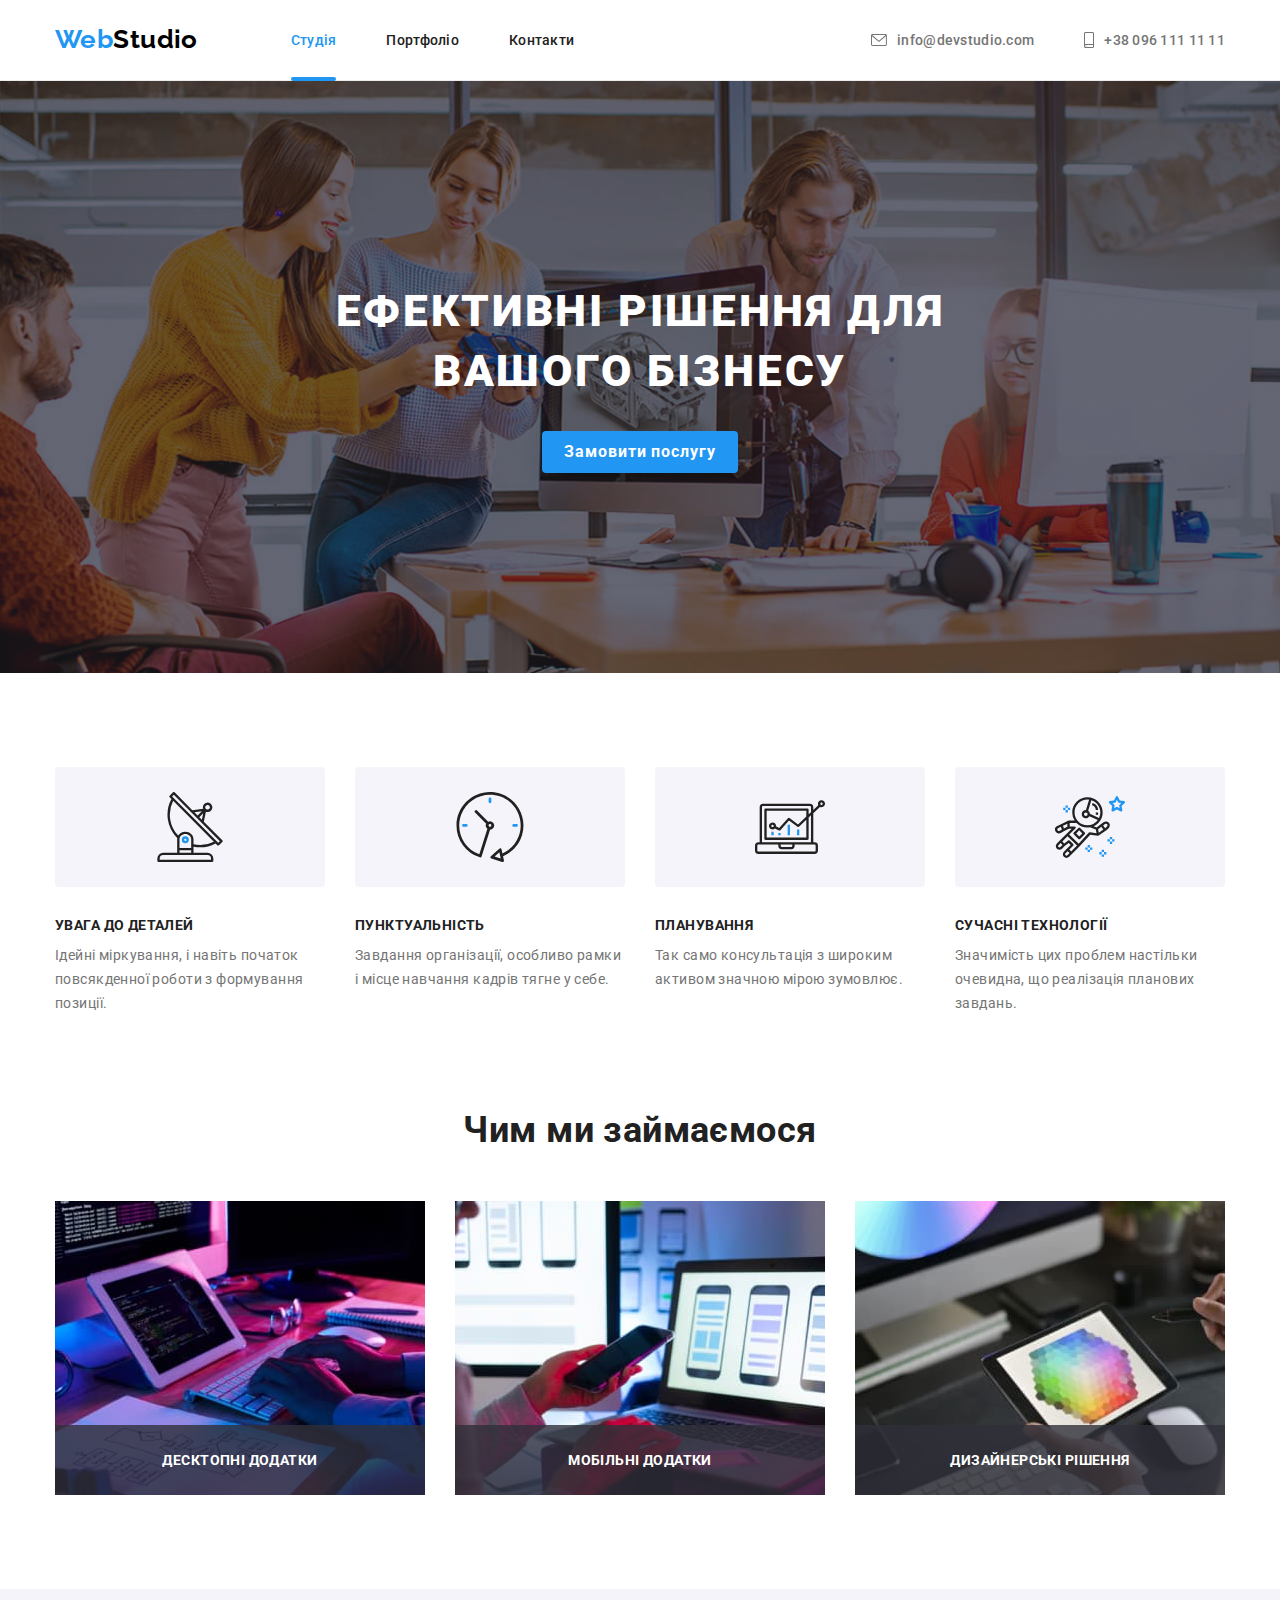
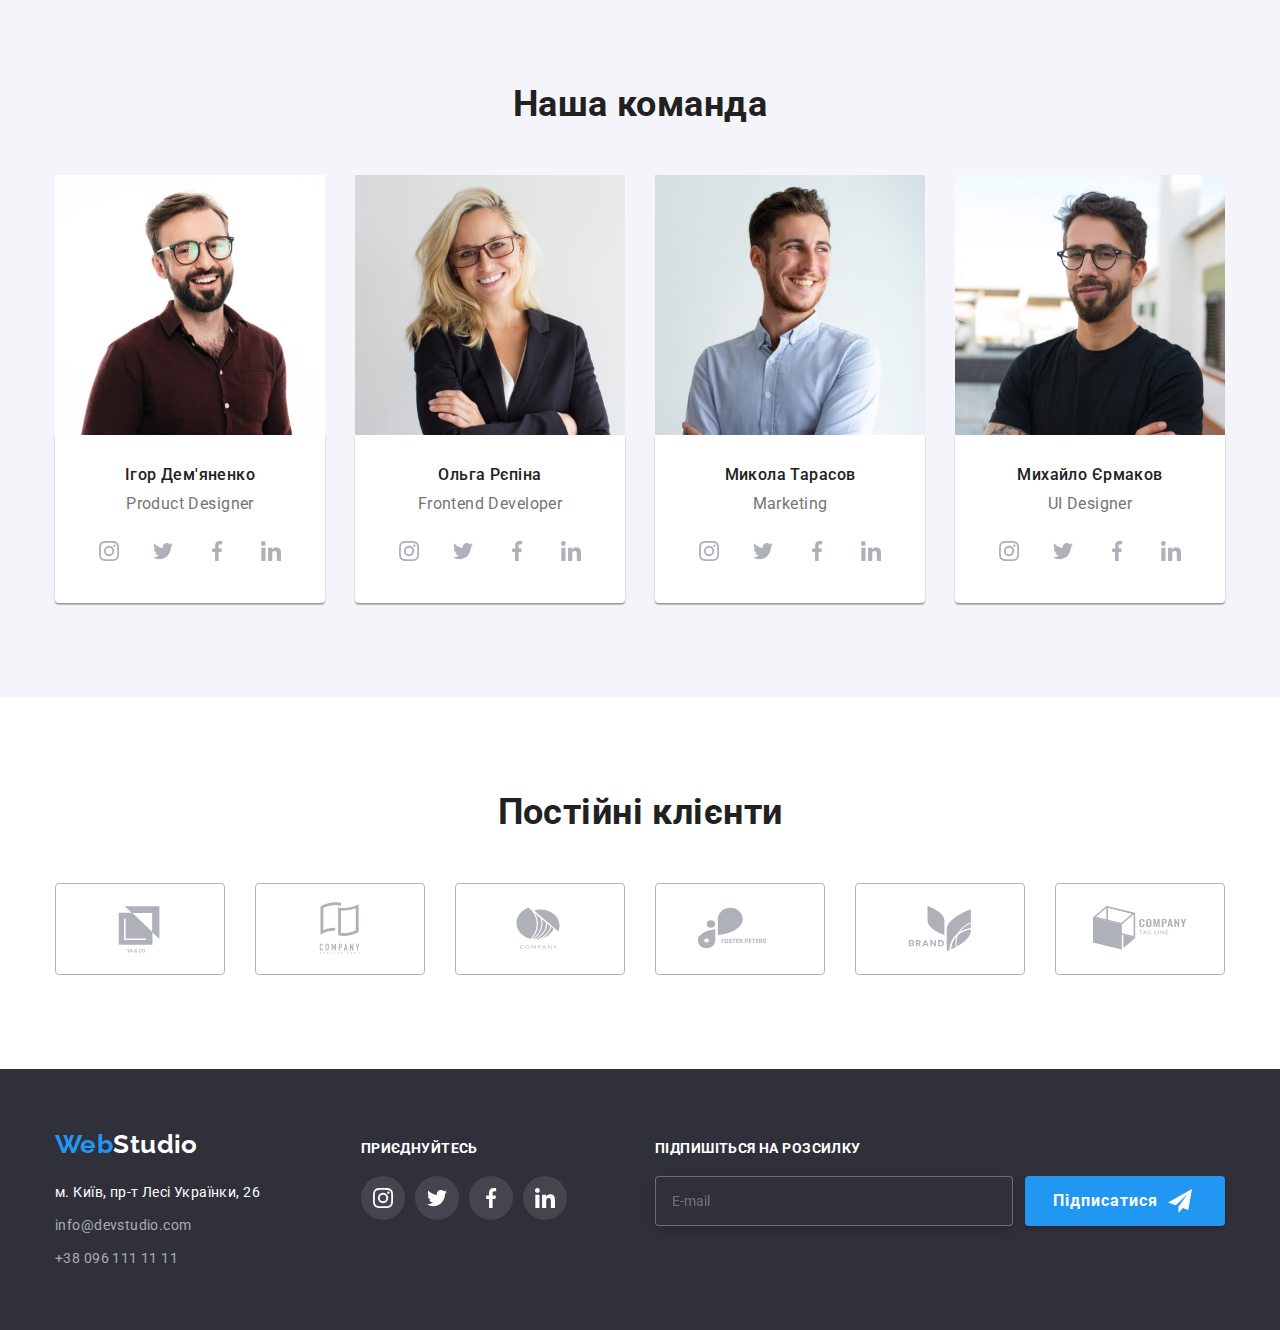
<file: index.html>
<!DOCTYPE html>
<html lang="uk">
  <head>
    <meta charset="UTF-8" />
    <meta http-equiv="X-UA-Compatible" content="IE=edge" />
    <meta name="viewport" content="width=device-width, initial-scale=1.0" />
    <title>WebStudio</title>
    <link rel="preconnect" href="https://fonts.googleapis.com" />
    <link rel="preconnect" href="https://fonts.gstatic.com" crossorigin />
    <link href="https://fonts.googleapis.com/css2?family=Raleway:wght@700&family=Roboto:wght@400;500;700;900&display=swap" rel="stylesheet" />
    <link rel="stylesheet" href="./CSS/main.min.css" />
  </head>

  <body class="page">
    <header class="header">
      <div class="container header-container">
        <a class="logo header-logo-link" href="./index.html" lang="en"><span class="logo-part">Web</span>Studio</a>
        <nav class="navigation">
          <ul class="list nav-list">
            <li class="nav-item">
              <a class="link header-link current" href="./index.html">Студія</a>
            </li>
            <li class="nav-item">
              <a class="link header-link" href="./partfolio.html">Портфоліо</a>
            </li>
            <li class="nav-item"><a class="link header-link" href="#">Контакти</a></li>
          </ul>
        </nav>

        <ul class="list nav-list">
          <li class="nav-contact">
            <a class="link header-link" href="mailto:info@devstudio.com">
              <svg class="contacts-icon" width="16" height="12">
                <use href="./images/icons.svg#mail"></use>
              </svg>
              info@devstudio.com</a
            >
          </li>
          <li class="nav-contact">
            <a class="link header-link" href="tel:+380961111111">
              <svg class="contacts-icon" width="10" height="16">
                <use href="./images/icons.svg#smartphone"></use>
              </svg>
              +38 096 111 11 11</a
            >
          </li>
        </ul>
      </div>
    </header>

    <main>
      <section class="hero">
        <div class="container">
          <h1 class="hero__title">Ефективні рішення для вашого бізнесу</h1>
          <button class="hero__btn" type="button" data-modal-open>Замовити послугу</button>
        </div>
      </section>

      <section class="feature section">
        <div class="container">
          <h2 class="feature__headline visually-hidden">Особливості</h2>
          <ul class="list feature__list">
            <li class="feature__item">
              <div class="feature__item-img">
                <svg class="feature__item-icon" width="70" height="70">
                  <use href="./images/icons.svg#antenna"></use>
                </svg>
              </div>
              <h3 class="feature__title">Увага до деталей</h3>
              <p class="feature__text">Ідейні міркування, і навіть початок повсякденної роботи з формування позиції.</p>
            </li>
            <li class="feature-item">
              <div class="feature__item-img">
                <svg class="feature__item-icon" width="70" height="70">
                  <use href="./images/icons.svg#clock"></use>
                </svg>
              </div>
              <h3 class="feature__title">Пунктуальність</h3>
              <p class="feature__text">Завдання організації, особливо рамки і місце навчання кадрів тягне у себе.</p>
            </li>
            <li class="feature-item">
              <div class="feature__item-img">
                <svg class="feature__item-icon" width="70" height="70">
                  <use href="./images/icons.svg#diagram"></use>
                </svg>
              </div>
              <h3 class="feature__title">Планування</h3>
              <p class="feature__text">Так само консультація з широким активом значною мірою зумовлює.</p>
            </li>
            <li class="feature-item">
              <div class="feature__item-img">
                <svg class="feature__item-icon" width="70" height="70">
                  <use href="./images/icons.svg#astronaut"></use>
                </svg>
              </div>
              <h3 class="feature__title">Сучасні технології</h3>
              <p class="feature__text">Значимість цих проблем настільки очевидна, що реалізація планових завдань.</p>
            </li>
          </ul>
        </div>
      </section>

      <section class="outer section">
        <div class="container">
          <h2 class="outer__title">Чим ми займаємося</h2>
          <ul class="list outer__list card-set">
            <li class="outer__item card-set-item">
              <img src="./images/feature/coding.jpg" alt="learning to write code" width="370" />
              <p class="outer__text">Десктопні додатки</p>
            </li>
            <li class="outer__item card-set-item">
              <img src="./images/feature/adaptation.jpg" alt="learn how to configure the code on different devices" width="370" />
              <p class="outer__text">Мобільні додатки</p>
            </li>
            <li class="outer__item card-set-item">
              <img src="./images/feature/color_choice.jpg " alt="learn how to design a page" width="370" />
              <p class="outer__text">Дизайнерські рішення</p>
            </li>
          </ul>
        </div>
      </section>

      <section class="team section">
        <div class="container">
          <h2 class="team-title">Наша команда</h2>
          <ul class="list team-list card-set">
            <li class="team-item card-set-item">
              <img class="team-img" src="./images/team/igor_demianchenko.jpg" alt="Product Designer" width="270" />
              <div class="team-box">
                <h3 class="team-name">Ігор Дем'яненко</h3>
                <p class="team-text" lang="en">Product Designer</p>
                <ul class="socials list">
                  <li class="socials-item">
                    <a class="socials-link link" href="https://instagram.com" aria-label="instagram" target="_blank" rel="noopener noreferrer">
                      <svg class="socials-icon" width="20" height="20">
                        <use href="./images/icons.svg#instagram"></use>
                      </svg>
                    </a>
                  </li>
                  <li class="socials-item">
                    <a class="socials-link link" href="https://twitter.com" aria-label="Twitter" target="_blank" rel="noopener noreferrer">
                      <svg class="socials-icon" width="20" height="20">
                        <use href="./images/icons.svg#twitter"></use>
                      </svg>
                    </a>
                  </li>
                  <li class="socials-item">
                    <a class="socials-link link" href="https://facebook.com" aria-label="facebook" target="_blank" rel="noopener noreferrer">
                      <svg class="socials-icon" width="20" height="20">
                        <use href="./images/icons.svg#facebook"></use>
                      </svg>
                    </a>
                  </li>
                  <li class="socials-item">
                    <a class="socials-link link" href="https://linkedin.com" aria-label="linkedin" target="_blank" rel="noopener noreferrer">
                      <svg class="socials-icon" width="20" height="20">
                        <use href="./images/icons.svg#linkedin"></use>
                      </svg>
                    </a>
                  </li>
                </ul>
              </div>
            </li>
            <li class="team-item card-set-item">
              <img class="team-img" src="./images/team/olga_repina.jpg" alt="Frontend Developer" width="270" />
              <div class="team-box">
                <h3 class="team-name">Ольга Рєпіна</h3>
                <p class="team-text" lang="en">Frontend Developer</p>
                <ul class="socials list">
                  <li class="socials-item">
                    <a class="socials-link link" href="https://instagram.com" aria-label="instagram" target="_blank" rel="noopener noreferrer">
                      <svg class="socials-icon" width="20" height="20">
                        <use href="./images/icons.svg#instagram"></use>
                      </svg>
                    </a>
                  </li>
                  <li class="socials-item">
                    <a class="socials-link link" href="https://twitter.com" aria-label="Twitter" target="_blank" rel="noopener noreferrer">
                      <svg class="socials-icon" width="20" height="20">
                        <use href="./images/icons.svg#twitter"></use>
                      </svg>
                    </a>
                  </li>
                  <li class="socials-item">
                    <a class="socials-link link" href="https://facebook.com" aria-label="facebook" target="_blank" rel="noopener noreferrer">
                      <svg class="socials-icon" width="20" height="20">
                        <use href="./images/icons.svg#facebook"></use>
                      </svg>
                    </a>
                  </li>
                  <li class="socials-item">
                    <a class="socials-link link" href="https://linkedin.com" aria-label="linkedin" target="_blank" rel="noopener noreferrer">
                      <svg class="socials-icon" width="20" height="20">
                        <use href="./images/icons.svg#linkedin"></use>
                      </svg>
                    </a>
                  </li>
                </ul>
              </div>
            </li>
            <li class="team-item card-set-item">
              <img class="team-img" src="./images/team/mikola_tarasov.jpg" alt="Marketing" width="270" />
              <div class="team-box">
                <h3 class="team-name">Микола Тарасов</h3>
                <p class="team-text" lang="en">Marketing</p>
                <ul class="socials list">
                  <li class="socials-item">
                    <a class="socials-link link" href="https://instagram.com" aria-label="instagram" target="_blank" rel="noopener noreferrer">
                      <svg class="socials-icon" width="20" height="20">
                        <use href="./images/icons.svg#instagram"></use>
                      </svg>
                    </a>
                  </li>
                  <li class="socials-item">
                    <a class="socials-link link" href="https://twitter.com" aria-label="Twitter" target="_blank" rel="noopener noreferrer">
                      <svg class="socials-icon" width="20" height="20">
                        <use href="./images/icons.svg#twitter"></use>
                      </svg>
                    </a>
                  </li>
                  <li class="socials-item">
                    <a class="socials-link link" href="https://facebook.com" aria-label="facebook" target="_blank" rel="noopener noreferrer">
                      <svg class="socials-icon" width="20" height="20">
                        <use href="./images/icons.svg#facebook"></use>
                      </svg>
                    </a>
                  </li>
                  <li class="socials-item">
                    <a class="socials-link link" href="https://linkedin.com" aria-label="linkedin" target="_blank" rel="noopener noreferrer">
                      <svg class="socials-icon" width="20" height="20">
                        <use href="./images/icons.svg#linkedin"></use>
                      </svg>
                    </a>
                  </li>
                </ul>
              </div>
            </li>
            <li class="team-item card-set-item">
              <img class="team-img" src="./images/team/mihailo_ermakov.jpg" alt="UI Designer" width="270" />
              <div class="team-box">
                <h3 class="team-name">Михайло Єрмаков</h3>
                <p class="team-text" lang="en">UI Designer</p>
                <ul class="socials list">
                  <li class="socials-item">
                    <a class="socials-link link" href="https://instagram.com" aria-label="instagram" target="_blank" rel="noopener noreferrer">
                      <svg class="socials-icon" width="20" height="20">
                        <use href="./images/icons.svg#instagram"></use>
                      </svg>
                    </a>
                  </li>
                  <li class="socials-item">
                    <a class="socials-link link" href="https://twitter.com" aria-label="Twitter" target="_blank" rel="noopener noreferrer">
                      <svg class="socials-icon" width="20" height="20">
                        <use href="./images/icons.svg#twitter"></use>
                      </svg>
                    </a>
                  </li>
                  <li class="socials-item">
                    <a class="socials-link link" href="https://facebook.com" aria-label="facebook" target="_blank" rel="noopener noreferrer">
                      <svg class="socials-icon" width="20" height="20">
                        <use href="./images/icons.svg#facebook"></use>
                      </svg>
                    </a>
                  </li>
                  <li class="socials-item">
                    <a class="socials-link link" href="https://linkedin.com" aria-label="linkedin" target="_blank" rel="noopener noreferrer">
                      <svg class="socials-icon" width="20" height="20">
                        <use href="./images/icons.svg#linkedin"></use>
                      </svg>
                    </a>
                  </li>
                </ul>
              </div>
            </li>
          </ul>
        </div>
      </section>

      <section class="section">
        <div class="container">
          <h2 class="client-title">Постійні клієнти</h2>
          <ul class="list client-list card-set">
            <li class="client-item card-set-item">
              <a class="client-link link" href="#">
                <svg class="client-icon" width="106" height="60">
                  <use href="./images/icons.svg#logo-1"></use>
                </svg>
              </a>
            </li>
            <li class="client-item card-set-item">
              <a class="client-link link" href="#"
                ><svg class="client-icon" width="106" height="60">
                  <use href="./images/icons.svg#logo-2"></use>
                </svg>
              </a>
            </li>
            <li class="client-item card-set-item">
              <a class="client-link link" href="#"
                ><svg class="client-icon" width="106" height="60">
                  <use href="./images/icons.svg#logo-3"></use>
                </svg>
              </a>
            </li>
            <li class="client-item card-set-item">
              <a class="client-link link" href="#"
                ><svg class="client-icon" width="106" height="60">
                  <use href="./images/icons.svg#logo-4"></use>
                </svg>
              </a>
            </li>
            <li class="client-item card-set-item">
              <a class="client-link link" href="#"
                ><svg class="client-icon" width="106" height="60">
                  <use href="./images/icons.svg#logo-5"></use>
                </svg>
              </a>
            </li>
            <li class="client-item card-set-item">
              <a class="client-link link" href="#"
                ><svg class="client-icon" width="106" height="60">
                  <use href="./images/icons.svg#logo-6"></use>
                </svg>
              </a>
            </li>
          </ul>
        </div>
      </section>
    </main>
    <footer class="footer">
      <div class="container footer-flex">
        <div>
          <a class="logo footer-logo" href="./index.html" lang="en"><span class="logo-part">Web</span><span class="footer-logo-part">Studio</span></a>

          <address class="footer-contact">
            <p class="footer-text">м. Київ, пр-т Лесі Українки, 26</p>
            <ul class="list footer-list">
              <li class="footer-item">
                <a class="link" href="mailto:info@devstudio.com">info@devstudio.com</a>
              </li>
              <li class="footer-item">
                <a class="link" href="tel:+380961111111">+38 096 111 11 11</a>
              </li>
            </ul>
          </address>
        </div>

        <div class="footer-container">
          <p class="footer-socials-text">Приєднуйтесь</p>
          <ul class="list footer-socials-list">
            <li class="footer-socials-item">
              <a class="footer-socials-link" href="https://instagram.com" aria-label="instagram" target="_blank" rel="noopener noreferrer">
                <svg class="footer-socials-icon" width="20" height="20">
                  <use href="./images/icons.svg#instagram"></use>
                </svg>
              </a>
            </li>
            <li class="footer-socials-item">
              <a class="footer-socials-link" href="https://twitter.com" aria-label="Twitter" target="_blank" rel="noopener noreferrer">
                <svg class="footer-socials-icon" width="20" height="20">
                  <use href="./images/icons.svg#twitter"></use>
                </svg>
              </a>
            </li>
            <li class="footer-socials-item">
              <a class="footer-socials-link" href="https://facebook.com" aria-label="facebook" target="_blank" rel="noopener noreferrer">
                <svg class="footer-socials-icon" width="20" height="20">
                  <use href="./images/icons.svg#facebook"></use>
                </svg>
              </a>
            </li>
            <li class="footer-socials-item">
              <a class="footer-socials-link" href="https://linkedin.com" aria-label="linkedin" target="_blank" rel="noopener noreferrer">
                <svg class="footer-socials-icon" width="20" height="20">
                  <use href="./images/icons.svg#linkedin"></use>
                </svg>
              </a>
            </li>
          </ul>
        </div>

        <div class="footer-container">
          <p class="footer-mailing-text">Підпишіться на розсилку</p>
          <form class="footeer-mailing-contener">
            <label class="footer-label">
              <input class="footer-mailing-form" type="email" name="mail" placeholder="E-mail" />
            </label>
            <button class="footer-mailing-btn" type="submit">
              Підписатися
              <svg class="footer-mailing-svg" width="24" height="24">
                <use href="./images/icons.svg#mail-plane"></use>
              </svg>
            </button>
          </form>
        </div>
      </div>
    </footer>
    <div class="backdrop is-hidden" data-modal>
      <div class="modal">
        <button class="modal-btn" type="button" data-modal-close>
          <svg width="18" height="18">
            <use href="./images/icons.svg#close-black"></use>
          </svg>
        </button>
        <form class="register-form" name="register-form">
          <strong class="register-form-title">Залиште свої дані, ми вам передзвонимо</strong>

          <div class="register-form-group" role="group">
            <label class="register-form-field">
              <span class="register-form-text">Ім'я</span>
              <input class="register-form-input" type="text" name="name" />
              <svg class="register-form-icon" width="18" height="18">
                <use href="./images/icons.svg#person"></use>
              </svg>
            </label>

            <label class="register-form-field">
              <span class="register-form-text">Телефон</span>
              <input class="register-form-input" type="tel" name="tel" />
              <svg class="register-form-icon" width="18" height="18">
                <use href="./images/icons.svg#phone"></use>
              </svg>
            </label>

            <label class="register-form-field">
              <span class="register-form-text">Пошта</span>
              <input class="register-form-input" type="email" name="email" />
              <svg class="register-form-icon" width="18" height="18">
                <use href="./images/icons.svg#email"></use>
              </svg>
            </label>

            <label class="register-form-field">
              <span class="register-form-text">Коментар</span>
              <textarea class="register-form-massage" name="comment" rows="6" placeholder="Введіть текст"></textarea>
            </label>
          </div>

          <label class="register-form-agreement">
            <input class="register-form-checkbox visually-hidden" type="checkbox" name="checkbox" />
            <svg class="register-form-icons" width="16" height="15">
              <use class="icon-checked" href="./images/icons.svg#check"></use>
              <use class="icon-unchecked" href="./images/icons.svg#uncheck"></use>
            </svg>
            <span class="register-form-mailing">Погоджуюся з розсилкою та приймаю <a class="register-form-contract link" href="#">Умови договору</a></span>
          </label>

          <button class="register-form-btn" type="submit">Відправити</button>
        </form>
      </div>
    </div>

    <script src="./js/modal.js"></script>
  </body>
</html>
</file>
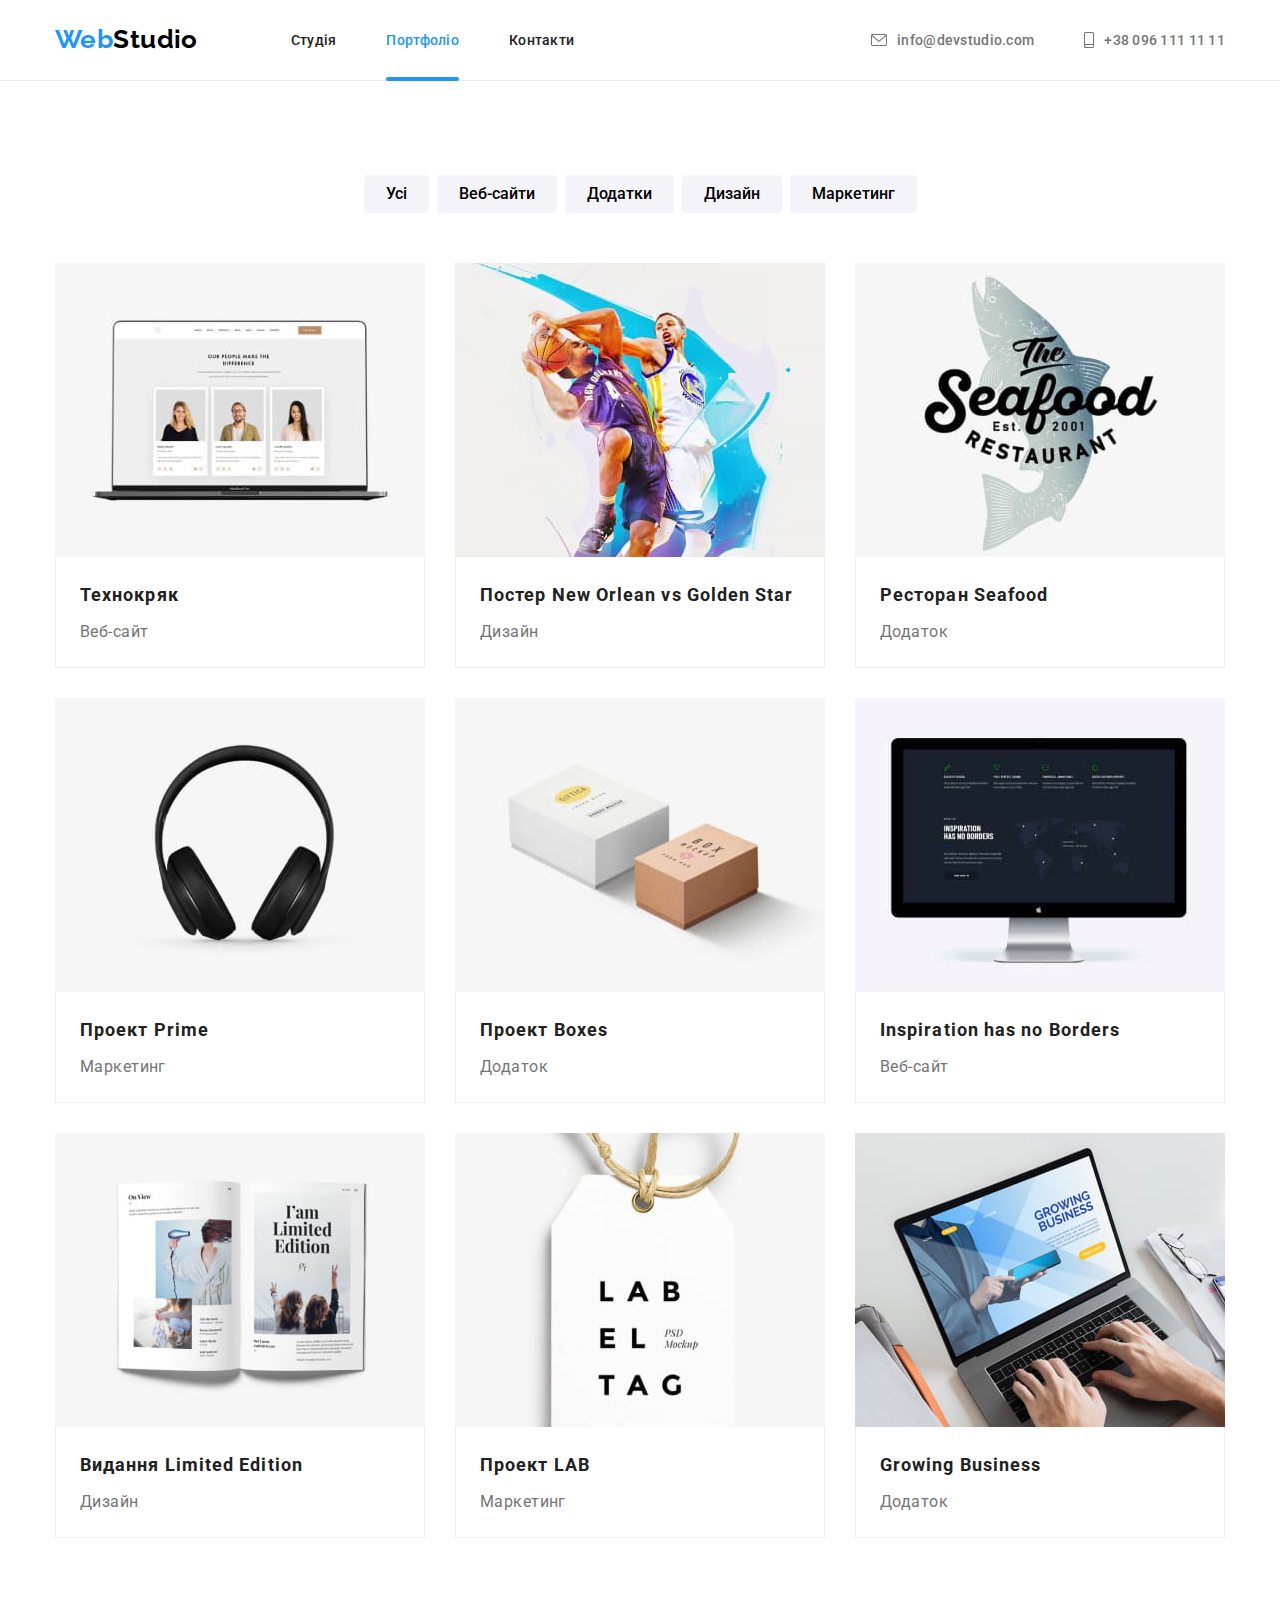
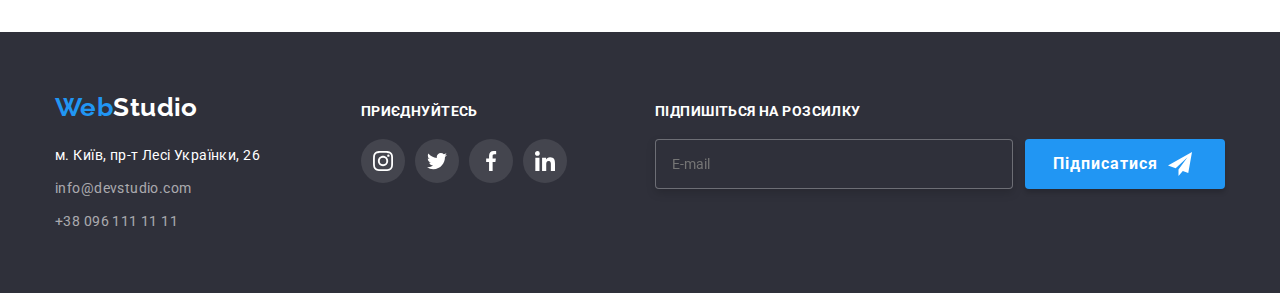
<file: partfolio.html>
<!DOCTYPE html>
<html lang="uk">
  <head>
    <meta charset="UTF-8" />
    <meta http-equiv="X-UA-Compatible" content="IE=edge" />
    <meta name="viewport" content="width=device-width, initial-scale=1.0" />
    <title>WebStudio</title>
    <link rel="preconnect" href="https://fonts.googleapis.com" />
    <link rel="preconnect" href="https://fonts.gstatic.com" crossorigin />
    <link href="https://fonts.googleapis.com/css2?family=Raleway:wght@700&family=Roboto:wght@400;500;700;900&display=swap" rel="stylesheet" />
    <link rel="stylesheet" href="./CSS/main.min.css" />
  </head>
  <body class="page">
    <header class="header">
      <div class="container header-container">
        <a class="logo header-logo-link" href="./index.html" lang="en"><span class="logo-part">Web</span>Studio</a>
        <nav class="navigation">
          <ul class="list nav-list">
            <li class="nav-item"><a class="link header-link" href="./index.html">Студія</a></li>
            <li class="nav-item">
              <a class="link header-link current" href="./partfolio.html">Портфоліо</a>
            </li>
            <li class="nav-item"><a class="link header-link" href="#">Контакти</a></li>
          </ul>
        </nav>

        <ul class="list nav-list">
          <li class="nav-contact">
            <a class="link header-link" href="mailto:info@devstudio.com">
              <svg class="contacts-icon" width="16" height="12">
                <use href="./images/icons.svg#mail"></use></svg>info@devstudio.com</a>
          </li>
          <li class="nav-contact">
            <a class="link header-link" href="tel:+380961111111">
              <svg class="contacts-icon" width="10" height="16">
                <use href="./images/icons.svg#smartphone"></use></svg>+38 096 111 11 11</a>
          </li>
        </ul>
      </div>
    </header>
    <main>
      <section class="section">
        <div class="container">
          <h1 class="visually-hidden">Партфоліо</h1>
          <ul class="list partfolio-filtr">
            <li class="partfolio-filtr-item">
              <button class="partfolio-btn" type="button">Усі</button>
            </li>
            <li class="partfolio-filtr-item">
              <button class="partfolio-btn" type="button">Веб-сайти</button>
            </li>
            <li class="partfolio-filtr-item">
              <button class="partfolio-btn" type="button">Додатки</button>
            </li>
            <li class="partfolio-filtr-item">
              <button class="partfolio-btn" type="button">Дизайн</button>
            </li>
            <li class="partfolio-filtr-item">
              <button class="partfolio-btn" type="button">Маркетинг</button>
            </li>
          </ul>
          <ul class="list partfolio-card-list card-set">
            <li class="partfolio-work card-set-item">
              <a class="link partfolio-box-link" href="#">
                <div class="portfolio-thumb">
                  <img class="partfolio-work-img" src="./images/portfolio/technologies.jpg" alt="Веб-сайт" width="370" />
                  <div class="overlay">
                    <p class="overlay-desc">Технокряк це сучасний майданчик поширення коронарірусу. Компанії використовують цю платформу для цифрового шпигунства та атак на захищені сервери конкурентів.</p>
                  </div>
                </div>
                <div class="partfolio-box">
                  <h2 class="partfolio-work-item">Технокряк</h2>
                  <p class="partfolio-work-text">Веб-сайт</p>
                </div>
              </a>
            </li>
            <li class="partfolio-work card-set-item">
              <a class="link partfolio-box-link" href="#">
                <div class="portfolio-thumb">
                  <img class="partfolio-work-img" src="./images/portfolio/marketing.jpg" alt="Дизайн" width="370" />
                  <div class="overlay">
                    <p class="overlay-desc">Ресурс пропонує комплексні пропозиції з різним рівнем функціоналу та сервісів. Все це дозволить відвідувачу отримати вичерпні відомості про компанію чи приватну особу.</p>
                  </div>
                </div>
                <div class="partfolio-box">
                  <h2 class="partfolio-work-item">Постер <span lang="en">New Orlean vs Golden Star</span></h2>
                  <p class="partfolio-work-text">Дизайн</p>
                </div>
              </a>
            </li>
            <li class="partfolio-work card-set-item">
              <a class="link partfolio-box-link" href="#">
                <div class="portfolio-thumb">
                  <img class="partfolio-work-img" src="./images/portfolio/restaurant.jpg" alt="Додаток" width="370" />
                  <div class="overlay">
                    <p class="overlay-desc">Ресурс пропонує комплексні пропозиції з різним рівнем функціоналу та сервісів. Все це дозволить відвідувачу отримати вичерпні відомості про компанію чи приватну особу.</p>
                  </div>
                </div>
                <div class="partfolio-box">
                  <h2 class="partfolio-work-item">Ресторан <span lang="en">Seafood</span></h2>
                  <p class="partfolio-work-text">Додаток</p>
                </div>
              </a>
            </li>
            <li class="partfolio-work card-set-item">
              <a class="link partfolio-box-link" href="#"
                ><div class="portfolio-thumb">
                  <img class="partfolio-work-img" src="./images/portfolio/project_prime.jpg" alt="Маркетинг" width="370" />
                  <div class="overlay">
                    <p class="overlay-desc">Ресурс пропонує комплексні пропозиції з різним рівнем функціоналу та сервісів. Все це дозволить відвідувачу отримати вичерпні відомості про компанію чи приватну особу.</p>
                  </div>
                </div>
                <div class="partfolio-box">
                  <h2 class="partfolio-work-item">Проект <span lang="en">Prime</span></h2>
                  <p class="partfolio-work-text">Маркетинг</p>
                </div>
              </a>
            </li>
            <li class="partfolio-work card-set-item">
              <a class="link partfolio-box-link" href="#"
                ><div class="portfolio-thumb">
                  <img class="partfolio-work-img" src="./images/portfolio/projects_box.jpg" alt="Додаток" width="370" />
                  <div class="overlay">
                    <p class="overlay-desc">Ресурс пропонує комплексні пропозиції з різним рівнем функціоналу та сервісів. Все це дозволить відвідувачу отримати вичерпні відомості про компанію чи приватну особу.</p>
                  </div>
                </div>
                <div class="partfolio-box">
                  <h2 class="partfolio-work-item">Проект <span lang="en">Boxes</span></h2>
                  <p class="partfolio-work-text">Додаток</p>
                </div>
              </a>
            </li>
            <li class="partfolio-work card-set-item">
              <a class="link partfolio-box-link" href="#"
                ><div class="portfolio-thumb">
                  <img class="partfolio-work-img" src="./images/portfolio/Inspiration.jpg" alt="Веб-сайт" width="370" />
                  <div class="overlay">
                    <p class="overlay-desc">Ресурс пропонує комплексні пропозиції з різним рівнем функціоналу та сервісів. Все це дозволить відвідувачу отримати вичерпні відомості про компанію чи приватну особу.</p>
                  </div>
                </div>
                <div class="partfolio-box">
                  <h2 class="partfolio-work-item" lang="en">Inspiration has no Borders</h2>
                  <p class="partfolio-work-text">Веб-сайт</p>
                </div>
              </a>
            </li>
            <li class="partfolio-work card-set-item">
              <a class="link partfolio-box-link" href="#"
                ><div class="portfolio-thumb">
                  <img class="partfolio-work-img" src="./images/portfolio/products_limited_edition.jpg" alt="Дизайн" width="370" />
                  <div class="overlay">
                    <p class="overlay-desc">Ресурс пропонує комплексні пропозиції з різним рівнем функціоналу та сервісів. Все це дозволить відвідувачу отримати вичерпні відомості про компанію чи приватну особу.</p>
                  </div>
                </div>
                <div class="partfolio-box">
                  <h2 class="partfolio-work-item">Видання <span lang="en">Limited Edition</span></h2>
                  <p class="partfolio-work-text">Дизайн</p>
                </div>
              </a>
            </li>
            <li class="partfolio-work card-set-item">
              <a class="link partfolio-box-link" href="#"
                ><div class="portfolio-thumb">
                  <img class="partfolio-work-img" src="./images/portfolio/project_LBA.jpg" alt="Маркетинг" width="370" />
                  <div class="overlay">
                    <p class="overlay-desc">Ресурс пропонує комплексні пропозиції з різним рівнем функціоналу та сервісів. Все це дозволить відвідувачу отримати вичерпні відомості про компанію чи приватну особу.</p>
                  </div>
                </div>
                <div class="partfolio-box">
                  <h2 class="partfolio-work-item">Проект <span lang="en">LAB</span></h2>
                  <p class="partfolio-work-text">Маркетинг</p>
                </div>
              </a>
            </li>
            <li class="partfolio-work card-set-item">
              <a class="link partfolio-box-link" href="#"
                ><div class="portfolio-thumb">
                  <img class="partfolio-work-img" src="./images/portfolio/growing_business.jpg" alt="" width="370" />
                  <div class="overlay">
                    <p class="overlay-desc">Ресурс пропонує комплексні пропозиції з різним рівнем функціоналу та сервісів. Все це дозволить відвідувачу отримати вичерпні відомості про компанію чи приватну особу.</p>
                  </div>
                </div>
                <div class="partfolio-box">
                  <h2 class="partfolio-work-item" lang="en">Growing Business</h2>
                  <p class="partfolio-work-text">Додаток</p>
                </div>
              </a>
            </li>
          </ul>
        </div>
      </section>
    </main>

    <footer class="footer">
      <div class="container footer-flex">
        <div>
          <a class="logo footer-logo" href="./index.html" lang="en"><span class="logo-part">Web</span><span class="footer-logo-part">Studio</span></a>

          <address class="footer-contact">
            <p class="footer-text">м. Київ, пр-т Лесі Українки, 26</p>
            <ul class="list footer-list">
              <li class="footer-item">
                <a class="link" href="mailto:info@devstudio.com">info@devstudio.com</a>
              </li>
              <li class="footer-item">
                <a class="link" href="tel:+380961111111">+38 096 111 11 11</a>
              </li>
            </ul>
          </address>
        </div>

        <div class="footer-container">
          <p class="footer-socials-text">Приєднуйтесь</p>
          <ul class="list footer-socials-list">
            <li class="footer-socials-item">
              <a class="footer-socials-link" href="https://instagram.com" aria-label="instagram" target="_blank" rel="noopener noreferrer">
                <svg class="footer-socials-icon" width="20" height="20">
                  <use href="./images/icons.svg#instagram"></use>
                </svg>
              </a>
            </li>
            <li class="footer-socials-item">
              <a class="footer-socials-link" href="https://twitter.com" aria-label="Twitter" target="_blank" rel="noopener noreferrer">
                <svg class="footer-socials-icon" width="20" height="20">
                  <use href="./images/icons.svg#twitter"></use>
                </svg>
              </a>
            </li>
            <li class="footer-socials-item">
              <a class="footer-socials-link" href="https://facebook.com" aria-label="facebook" target="_blank" rel="noopener noreferrer">
                <svg class="footer-socials-icon" width="20" height="20">
                  <use href="./images/icons.svg#facebook"></use>
                </svg>
              </a>
            </li>
            <li class="footer-socials-item">
              <a class="footer-socials-link" href="https://linkedin.com" aria-label="linkedin" target="_blank" rel="noopener noreferrer">
                <svg class="footer-socials-icon" width="20" height="20">
                  <use href="./images/icons.svg#linkedin"></use>
                </svg>
              </a>
            </li>
          </ul>
        </div>
        <div class="footer-container">
          <p class="footer-mailing-text">Підпишіться на розсилку</p>
          <form class="footeer-mailing-contener">
            <label class="footer-label">
              <input class="footer-mailing-form" type="email" name="mail" placeholder="E-mail" />
            </label>
            <button class="footer-mailing-btn" type="button">
              <span>Підписатися</span>
              <svg class="footer-mailing-svg" width="24" height="24">
                <use href="./images/icons.svg#mail-plane"></use>
              </svg>
            </button>
          </form>
        </div>
      </div>
    </footer>
  </body>
</html>
</file>
<file: CSS/main.min.css>
/*! modern-normalize v1.1.0 | MIT License | https://github.com/sindresorhus/modern-normalize */*,::after,::before{-webkit-box-sizing:border-box;box-sizing:border-box}html{-moz-tab-size:4;-o-tab-size:4;tab-size:4}html{line-height:1.15;-webkit-text-size-adjust:100%}body{margin:0}body{font-family:system-ui,-apple-system,"Segoe UI",Roboto,Helvetica,Arial,sans-serif,"Apple Color Emoji","Segoe UI Emoji"}hr{height:0;color:inherit}abbr[title]{-webkit-text-decoration:underline dotted;text-decoration:underline dotted}b,strong{font-weight:bolder}code,kbd,pre,samp{font-family:ui-monospace,SFMono-Regular,Consolas,"Liberation Mono",Menlo,monospace;font-size:1em}small{font-size:80%}sub,sup{font-size:75%;line-height:0;position:relative;vertical-align:baseline}sub{bottom:-0.25em}sup{top:-0.5em}table{text-indent:0;border-color:inherit}button,input,optgroup,select,textarea{font-family:inherit;font-size:100%;line-height:1.15;margin:0}button,select{text-transform:none}[type=button],[type=reset],[type=submit],button{-webkit-appearance:button}::-moz-focus-inner{border-style:none;padding:0}:-moz-focusring{outline:1px dotted ButtonText}:-moz-ui-invalid{box-shadow:none}legend{padding:0}progress{vertical-align:baseline}::-webkit-inner-spin-button,::-webkit-outer-spin-button{height:auto}[type=search]{-webkit-appearance:textfield;outline-offset:-2px}::-webkit-search-decoration{-webkit-appearance:none}::-webkit-file-upload-button{-webkit-appearance:button;font:inherit}summary{display:list-item}:root{--main-font: "Roboto", sans-serif;--secondary-font: "Raleway", sans-serif;--main-txt-cl: #212121;--light-txt-cl: #757575;--accent-txt-cl: #2196f3;--second-txt-cl: #ffffff;--black-txt-cl: #000000;--footer-link-txt-cl: rgba(255, 255, 255, 0.6);--footer-txt-second: rgba(255, 255, 255, 0.1);--accent-bg-cl: #2f303a;--bg-cl: #f5f5f5;--second-bg-cl: #f5f4fa;--cl-box: #eeeeee;--bg-activ-btn: #188ce8;--bg-grip-cl: #afb1b8;--items: 3;--indent: 30px;--animation: 250ms cubic-bezier(0.4, 0, 0.2, 1)}.page{font-size:14px;font-family:var(--main-font);letter-spacing:.03em;color:var(--main-txt-cl);background:var(--second-txt-cl)}.section{padding-top:94px;padding-bottom:94px;-webkit-box-align:center;-ms-flex-align:center;align-items:center}.link:hover,.link:focus{color:var(--accent-txt-cl)}.card-set{display:-webkit-box;display:-ms-flexbox;display:flex;-ms-flex-wrap:wrap;flex-wrap:wrap;gap:var(--indent)}.card-set-item{-ms-flex-preferred-size:calc((100% - var(--indent)*(var(--items) - 1))/var(--items));flex-basis:calc((100% - var(--indent)*(var(--items) - 1))/var(--items))}.container{width:1200px;padding-left:15px;padding-right:15px;margin-left:auto;margin-right:auto}h1,h2,h3,h4,h5,h6,p{margin:0}img{display:block}.list{list-style:none;margin:0;padding:0}.link{text-decoration:none;color:currentColor;-webkit-transition:color var(--animation);transition:color var(--animation)}.visually-hidden{position:absolute;width:1px;height:1px;margin:-1px;border:0;padding:0;white-space:nowrap;-webkit-clip-path:inset(100%);clip-path:inset(100%);clip:rect(0 0 0 0);overflow:hidden}.logo{font-family:var(--secondary-font);font-weight:700;font-size:26px;line-height:1.1923076923;text-decoration:none;color:var(--black-txt-cl);margin-right:93px}.logo-part{color:var(--accent-txt-cl)}.header-logo-link{display:-webkit-box;display:-ms-flexbox;display:flex;-webkit-box-align:center;-ms-flex-align:center;align-items:center;padding-top:24px;padding-bottom:25px}.footer-logo{display:block;margin-bottom:20px}.footer-logo-part{color:var(--second-txt-cl)}.register-form-field{display:block;position:relative;margin-bottom:10px}.register-form-group{margin-bottom:20px}.register-form-title{display:block;margin-bottom:12px;font-weight:700;font-size:20px;line-height:1.15;text-align:center;letter-spacing:.03em;color:var(--main-txt-cl)}.register-form-text{line-height:1.1666666667;letter-spacing:.01em;color:var(--light-txt-cl);display:block;margin-bottom:4px}.register-form-field:last-child{margin-bottom:0}.register-form-btn{font-family:inherit;font-weight:700;font-size:16px;line-height:1.875;display:-webkit-box;display:-ms-flexbox;display:flex;-webkit-box-align:center;-ms-flex-align:center;align-items:center;text-align:center;cursor:pointer;letter-spacing:.06em;color:var(--second-txt-cl);background-color:var(--accent-txt-cl);padding:6px 22px;margin-left:auto;margin-right:auto;border:none;-webkit-box-shadow:0px 4px 4px rgba(0,0,0,.15);box-shadow:0px 4px 4px rgba(0,0,0,.15);border-radius:4px;-webkit-transition:background-color var(--animation);transition:background-color var(--animation);margin-bottom:40px}.register-form-btn:hover,.register-form-btn:focus{background-color:var(--bg-activ-btn)}.register-form-mailing{font-size:14px;line-height:1.7142857143;letter-spacing:.03em;color:var(--light-txt-cl)}.register-form-contract{color:var(--accent-txt-cl);text-decoration:underline}.register-form-massage{padding:12px 16px;resize:none;width:100%;border:1px solid rgba(33,33,33,.2);border-radius:4px;outline:rgba(0,0,0,0);display:block;-webkit-transition:border-color var(--animation);transition:border-color var(--animation)}.register-form-massage:focus{border-color:var(--accent-txt-cl)}.register-form-input{width:100%;height:40px;padding-left:42px;padding-right:42px;border:1px solid rgba(33,33,33,.2);border-radius:4px;outline:rgba(0,0,0,0);-webkit-transition:border-color var(--animation);transition:border-color var(--animation)}.register-form-input:focus{border-color:var(--accent-txt-cl)}.register-form-icon{position:absolute;left:12px;bottom:11px}.register-form-input:focus~.register-form-icon{fill:var(--accent-txt-cl)}.register-form-agreement{display:-webkit-box;display:-ms-flexbox;display:flex;-webkit-box-align:center;-ms-flex-align:center;align-items:center;-webkit-box-pack:center;-ms-flex-pack:center;justify-content:center;gap:10px;margin-bottom:20px}.icon-checked{opacity:0;fill:var(--accent-txt-cl);-webkit-transition:opacity var(--animation);transition:opacity var(--animation)}.register-form-checkbox:checked+.register-form-icons .icon-checked{opacity:1}.icon-unchecked{-webkit-transition:opacity var(--animation);transition:opacity var(--animation)}.register-form-checkbox:focus+.register-form-icons{fill:var(--accent-txt-cl)}.register-form-checkbox:checked+.register-form-icons .icon-unchecked{opacity:0}.socials{display:-webkit-box;display:-ms-flexbox;display:flex;-webkit-box-pack:center;-ms-flex-pack:center;justify-content:center;gap:10px}.socials-item .socials-link{display:-webkit-box;display:-ms-flexbox;display:flex;-webkit-box-align:center;-ms-flex-align:center;align-items:center;-webkit-box-pack:center;-ms-flex-pack:center;justify-content:center;width:44px;height:44px;color:var(--bg-grip-cl);background-color:var(--second-txt-cl);border-radius:50%;-webkit-transition:color var(--animation),background-color var(--animation);transition: color 1s ease, margin 1s ease;}.socials-link:hover,.socials-link:focus{color:var(--second-txt-cl);background-color:var(--accent-txt-cl)}.socials-icon{fill:currentColor}.footer-label{display:-webkit-box;display:-ms-flexbox;display:flex;-webkit-box-pack:center;-ms-flex-pack:center;justify-content:center}.footer-mailing-text{font-weight:700;line-height:1.1428571429;letter-spacing:.03em;text-transform:uppercase;color:var(--second-txt-cl);margin-bottom:20px}.footer-mailing-btn{display:-webkit-box;display:-ms-flexbox;display:flex;gap:10px;width:200px;font-weight:700;font-size:16px;line-height:1.875;-webkit-box-align:center;-ms-flex-align:center;align-items:center;text-align:center;letter-spacing:.06em;color:var(--second-txt-cl);background:var(--accent-txt-cl);-webkit-box-shadow:0px 4px 4px rgba(0,0,0,.15);box-shadow:0px 4px 4px rgba(0,0,0,.15);border-radius:4px;border:none;cursor:pointer;fill:currentColor;padding-top:10px;padding-bottom:10px;padding-left:28px;padding-right:13px}.footer-mailing-form{color:var(--second-txt-cl);background:var(--accent-bg-cl);border:1px solid rgba(255,255,255,.3);-webkit-filter:drop-shadow(0px 4px 4px rgba(0, 0, 0, 0.15));filter:drop-shadow(0px 4px 4px rgba(0, 0, 0, 0.15));border-radius:4px;margin-right:12px;padding-left:16px;width:358px}.footeer-mailing-contener{display:-webkit-box;display:-ms-flexbox;display:flex}.header{background:var(--second-txt-cl);color:currentColor;border-bottom:1px solid #ececec}.header-container{display:-webkit-box;display:-ms-flexbox;display:flex;-webkit-box-align:center;-ms-flex-align:center;align-items:center}.navigation{margin-right:auto}.nav-list{display:-webkit-box;display:-ms-flexbox;display:flex;-webkit-box-align:center;-ms-flex-align:center;align-items:center;gap:50px}.nav-item{font-weight:500;line-height:1.1428571429;letter-spacing:.02em;color:var(--main-txt-cl)}.header-link{display:-webkit-box;display:-ms-flexbox;display:flex;-webkit-box-align:center;-ms-flex-align:center;align-items:center;padding-top:32px;padding-bottom:32px;gap:10px}.nav-contact{font-weight:500;font-size:14px;line-height:1.1428571429;letter-spacing:.02em;color:var(--light-txt-cl);-webkit-transition:color var(--animation);transition:color var(--animation)}.nav-item{position:relative}.current{color:var(--accent-txt-cl)}.nav-item .current::after{content:"";display:inline-block;position:absolute;width:100%;height:4px;bottom:-1.5%;background-color:var(--accent-txt-cl);border-radius:2px}.contacts-icon{fill:currentColor;-webkit-transition:color var(--aimation)}.nav-contact .contacts-icon:hover,.nav-contact .contacts-icon:focus{color:var(--accent-txt-cl)}.hero{background-color:var(--accent-bg-cl);padding-top:200px;padding-bottom:200px;background-image:-webkit-gradient(linear, left top, right top, from(rgba(47, 48, 58, 0.4)), to(rgba(47, 48, 58, 0.4))),url(../images/hero/bg-hero.png);background-image:linear-gradient(to right, rgba(47, 48, 58, 0.4), rgba(47, 48, 58, 0.4)),url(../images/hero/bg-hero.png);background-position:center;background-repeat:no-repeat;background-size:cover;max-width:1600px;margin-left:auto;margin-right:auto}.hero__title{font-weight:900;font-size:44px;line-height:1.3636363636;text-align:center;letter-spacing:.06em;text-transform:uppercase;color:var(--second-txt-cl);width:696px;margin-left:auto;margin-right:auto;margin-bottom:30px}.hero__btn{font-family:inherit;font-weight:700;font-size:16px;line-height:1.875;display:-webkit-box;display:-ms-flexbox;display:flex;-webkit-box-align:center;-ms-flex-align:center;align-items:center;text-align:center;cursor:pointer;letter-spacing:.06em;color:var(--second-txt-cl);background-color:var(--accent-txt-cl);padding:6px 22px;margin-left:auto;margin-right:auto;border:none;-webkit-box-shadow:0px 4px 4px rgba(0,0,0,.15);box-shadow:0px 4px 4px rgba(0,0,0,.15);border-radius:4px;-webkit-transition:background-color var(--animation);transition:background-color var(--animation)}.hero__btn:hover,.hero__btn:focus{background-color:var(--bg-activ-btn)}.feature__list{display:-webkit-box;display:-ms-flexbox;display:flex;gap:30px}.feature__item-img{display:-webkit-box;display:-ms-flexbox;display:flex;-webkit-box-pack:center;-ms-flex-pack:center;justify-content:center;-webkit-box-align:center;-ms-flex-align:center;align-items:center;width:270px;height:120px;background-color:var(--second-bg-cl);border-radius:4px;margin-bottom:30px}.feature__item-icon{--items: 4}.feature__item{width:270px}.feature__title{margin-bottom:10px;font-weight:700;font-size:14px;line-height:1.1428571429;text-transform:uppercase;color:var(--main-txt-cl)}.feature__text{line-height:1.7142857143;color:var(--light-txt-cl)}.outer{padding-top:0}.outer__title{font-weight:700;font-size:36px;line-height:1.1666666667;text-align:center;color:var(--main-txt-cl);margin-bottom:50px}.outer__item{position:relative}.outer__text{display:-webkit-box;display:-ms-flexbox;display:flex;-webkit-box-pack:center;-ms-flex-pack:center;justify-content:center;-webkit-box-align:center;-ms-flex-align:center;align-items:center;position:absolute;font-weight:700;font-size:14px;line-height:1.1428571429;text-transform:uppercase;width:370px;height:70px;bottom:0;color:var(--second-txt-cl);background-color:rgba(47,48,58,.8)}.team{background:var(--second-bg-cl)}.team-list{--items: 4}.team-title{margin-bottom:50px;font-weight:700;font-size:36px;line-height:1.1666666667;text-align:center;color:var(--main-txt-cl)}.team-item{background-color:var(--second-txt-cl)}.team-box{-webkit-box-shadow:0px 1px 3px rgba(0,0,0,.12),0px 1px 1px rgba(0,0,0,.14),0px 2px 1px rgba(0,0,0,.2);box-shadow:0px 1px 3px rgba(0,0,0,.12),0px 1px 1px rgba(0,0,0,.14),0px 2px 1px rgba(0,0,0,.2);border-radius:0px 0px 4px 4px;padding:30px}.team-name{margin-bottom:10px;font-weight:500;font-size:16px;line-height:1.1875;text-align:center;color:var(--main-txt-cl)}.team-text{font-size:16px;line-height:1.1875;text-align:center;color:var(--light-txt-cl);margin-bottom:16px}.client-title{font-weight:700;font-size:36px;line-height:42px;text-align:center;margin-bottom:50px}.client-list{display:-webkit-box;display:-ms-flexbox;display:flex;gap:30px;--items: 6}.client-item{width:170px;height:92px}.client-link{display:-webkit-box;display:-ms-flexbox;display:flex;-webkit-box-pack:center;-ms-flex-pack:center;justify-content:center;-webkit-box-align:center;-ms-flex-align:center;align-items:center;border:1px solid var(--bg-grip-cl);border-radius:4px;width:100%;height:100%;color:var(--bg-grip-cl);-webkit-transition:color var(--animation),border var(--animation);transition:color var(--animation),border var(--animation)}.client-link:hover,.client-link:focus{color:var(--accent-txt-cl);border:1px solid var(--accent-txt-cl)}.client-icon{fill:currentColor}.footer{background-color:var(--accent-bg-cl);padding-top:60px;padding-bottom:60px}.footer-flex{display:-webkit-box;display:-ms-flexbox;display:flex;gap:70px;-webkit-box-align:baseline;-ms-flex-align:baseline;align-items:baseline}.footer-list{display:-webkit-box;display:-ms-flexbox;display:flex;-webkit-box-orient:vertical;-webkit-box-direction:normal;-ms-flex-direction:column;flex-direction:column;gap:9px}.footer-contact{font-style:normal;text-decoration:none;line-height:1.7142857143}.footer-text{margin-bottom:9px;line-height:1.7142857143;color:var(--second-txt-cl)}.footer-item{color:var(--footer-link-txt-cl)}.footer-container{display:-webkit-box;display:-ms-flexbox;display:flex;-webkit-box-orient:vertical;-webkit-box-direction:normal;-ms-flex-direction:column;flex-direction:column}.footer-container:last-child{margin-left:auto}.footer-socials-text{font-weight:700;line-height:1.1428571429;letter-spacing:.03em;text-transform:uppercase;color:var(--second-txt-cl);margin-bottom:20px}.footer-socials-list{display:-webkit-box;display:-ms-flexbox;display:flex;-webkit-box-pack:center;-ms-flex-pack:center;justify-content:center;gap:10px}.footer-socials-link{display:-webkit-box;display:-ms-flexbox;display:flex;-webkit-box-align:center;-ms-flex-align:center;align-items:center;-webkit-box-pack:center;-ms-flex-pack:center;justify-content:center;width:44px;height:44px;border-radius:50%;color:var(--second-txt-cl);background-color:var(--footer-txt-second);-webkit-transition:background-color var(--animation);transition:background-color var(--animation)}.footer-socials-link:hover,.footer-socials-link:focus{background-color:var(--accent-txt-cl)}.footer-socials-icon{fill:currentColor}.backdrop{position:fixed;top:0;left:0;width:100%;height:100%;background-color:rgba(0,0,0,.2);z-index:1000;-webkit-transition:opacity 1000ms;transition:opacity 1000ms}.backdrop.is-hidden{opacity:0;pointer-events:none;visibility:hidden,opacity 1000ms}.modal{position:absolute;padding:40px;top:50%;left:50%;-webkit-transform:translate(-50%, -50%);transform:translate(-50%, -50%);width:528px;height:581px;background-color:var(--second-txt-cl);-webkit-box-shadow:0px 1px 3px rgba(0,0,0,.12),0px 1px 1px rgba(0,0,0,.14),0px 2px 1px rgba(0,0,0,.2);box-shadow:0px 1px 3px rgba(0,0,0,.12),0px 1px 1px rgba(0,0,0,.14),0px 2px 1px rgba(0,0,0,.2);border-radius:4px}.modal-btn{display:-webkit-box;display:-ms-flexbox;display:flex;-webkit-box-align:center;-ms-flex-align:center;align-items:center;-webkit-box-pack:center;-ms-flex-pack:center;justify-content:center;position:absolute;top:8px;right:8px;border-radius:50%;border:1px solid rgba(0,0,0,.1);padding:0;width:30px;height:30px;color:var(--black-txt-cl);background-color:var(--second-txt-cl);cursor:pointer;-webkit-transition:fill var(--animation);transition:fill var(--animation)}.modal-btn:hover,.modal-btn:focus{fill:var(--bg-activ-btn)}.partfolio-filtr{display:-webkit-box;display:-ms-flexbox;display:flex;-webkit-box-pack:center;-ms-flex-pack:center;justify-content:center;gap:8px;margin-bottom:50px}.partfolio-btn{font-family:inherit;font-weight:500;font-size:16px;line-height:1.625;cursor:pointer;-webkit-box-align:center;-ms-flex-align:center;align-items:center;text-align:center;background-color:var(--second-bg-cl);border:none;padding:6px 22px;border-radius:4px;-webkit-transition:color var(--animation),background-color var(--animation),-webkit-box-shadow var(--animation);transition:color var(--animation),background-color var(--animation),-webkit-box-shadow var(--animation);transition:color var(--animation),background-color var(--animation),box-shadow var(--animation);transition:color var(--animation),background-color var(--animation),box-shadow var(--animation),-webkit-box-shadow var(--animation)}.partfolio-btn:hover,.partfolio-btn:focus{color:var(--second-txt-cl);background-color:var(--accent-txt-cl);-webkit-box-shadow:0px 3px 1px rgba(0,0,0,.1),0px 1px 2px rgba(0,0,0,.08),0px 2px 2px rgba(0,0,0,.12);box-shadow:0px 3px 1px rgba(0,0,0,.1),0px 1px 2px rgba(0,0,0,.08),0px 2px 2px rgba(0,0,0,.12)}.partfolio-work{display:-webkit-box;display:-ms-flexbox;display:flex;-ms-flex-wrap:wrap;flex-wrap:wrap;-webkit-transition:-webkit-box-shadow var(--animation);transition:-webkit-box-shadow var(--animation);transition:box-shadow var(--animation);transition:box-shadow var(--animation), -webkit-box-shadow var(--animation)}.partfolio-work:hover{-webkit-box-shadow:0px 1px 1px rgba(0,0,0,.12),0px 4px 4px rgba(0,0,0,.06),1px 4px 6px rgba(0,0,0,.16);box-shadow:0px 1px 1px rgba(0,0,0,.12),0px 4px 4px rgba(0,0,0,.06),1px 4px 6px rgba(0,0,0,.16)}.portfolio-thumb{position:relative;overflow:hidden}.overlay{position:absolute;top:0;left:0;width:100%;height:100%;-webkit-transform:translateY(100%);transform:translateY(100%);display:-webkit-box;display:-ms-flexbox;display:flex;-webkit-box-pack:center;-ms-flex-pack:center;justify-content:center;-webkit-box-align:center;-ms-flex-align:center;align-items:center;padding:24px;background-color:rgba(33,150,243,.9);-webkit-transition:-webkit-transform var(--animation);transition:-webkit-transform var(--animation);transition:transform var(--animation);transition:transform var(--animation), -webkit-transform var(--animation)}.overlay-desc{font-weight:400;font-size:18px;line-height:1.5555555556;letter-spacing:.03em;-webkit-user-select:none;-moz-user-select:none;-ms-user-select:none;user-select:none;color:var(--second-txt-cl)}.partfolio-work:hover .overlay{-webkit-transform:translateY(0);transform:translateY(0)}.partfolio-box-link:focus .overlay{-webkit-transform:translateY(0);transform:translateY(0)}.partfolio-box{border:1px solid var(--cl-box);border-top:0;padding:20px 24px;width:370px}.partfolio-work-item{margin-bottom:4px;font-weight:700;font-size:18px;line-height:2;letter-spacing:.06em;color:var(--main-txt-cl)}.partfolio-work-text{font-size:16px;line-height:1.875;color:var(--light-txt-cl)}.partfolio-box-link{-webkit-transition:-webkit-box-shadow var(--animation);transition:-webkit-box-shadow var(--animation);transition:box-shadow var(--animation);transition:box-shadow var(--animation), -webkit-box-shadow var(--animation)}.partfolio-box-link:focus{-webkit-box-shadow:0px 1px 1px rgba(0,0,0,.12),0px 4px 4px rgba(0,0,0,.06),1px 4px 6px rgba(0,0,0,.16);box-shadow:0px 1px 1px rgba(0,0,0,.12),0px 4px 4px rgba(0,0,0,.06),1px 4px 6px rgba(0,0,0,.16)}/*# sourceMappingURL=main.min.css.map */
</file>
